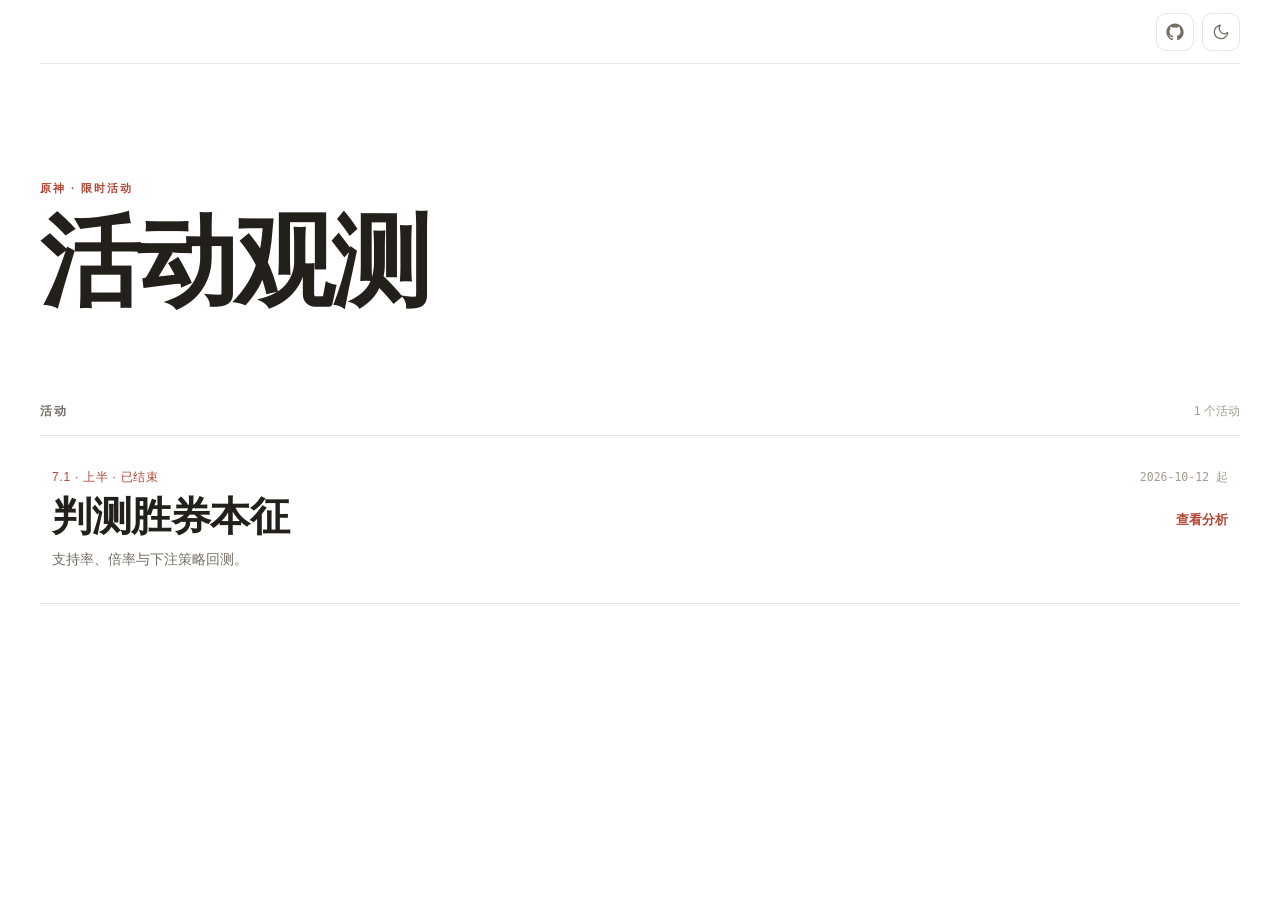
<file: index.html>
<!DOCTYPE html>
<html lang="zh-CN" data-theme="light">
<head>
  <meta charset="UTF-8">
  <meta name="viewport" content="width=device-width, initial-scale=1.0">
  <meta name="description" content="原神限时活动的支持率、倍率与下注策略观察">
  <link rel="icon" type="image/png" href="https://raw.githubusercontent.com/SleepCloudMX/SleepCloudMX.github.io/main/Others/Image/kenomimi.png">
  <title>活动观测</title>
  <script>
    try {
      document.documentElement.dataset.theme =
        localStorage.getItem('activity-analysis-theme') || 'light';
    } catch (e) {
      document.documentElement.dataset.theme = 'light';
    }
  </script>
  <link rel="stylesheet" href="web/style.css">
</head>
<body>
  <div class="page">
    <header class="topbar">
      <div class="topbar-left">
        <button class="back-link hidden" id="back-btn" type="button">← 所有活动</button>
      </div>
      <div class="topbar-actions">
        <a class="icon-btn" href="https://github.com/SleepCloudMX/genshin-activity" target="_blank" rel="noopener noreferrer" aria-label="GitHub 仓库" title="GitHub 仓库">
          <svg viewBox="0 0 24 24" fill="currentColor" aria-hidden="true">
            <path d="M12 .5C5.65.5.5 5.65.5 12c0 5.08 3.29 9.39 7.86 10.91.58.11.79-.25.79-.56 0-.28-.01-1.02-.02-2-3.2.7-3.88-1.54-3.88-1.54-.52-1.33-1.28-1.68-1.28-1.68-1.05-.72.08-.7.08-.7 1.16.08 1.77 1.19 1.77 1.19 1.03 1.77 2.7 1.26 3.36.96.1-.75.4-1.26.73-1.55-2.55-.29-5.24-1.28-5.24-5.69 0-1.26.45-2.29 1.19-3.1-.12-.29-.52-1.46.11-3.05 0 0 .97-.31 3.18 1.18a11.1 11.1 0 0 1 5.8 0c2.2-1.49 3.17-1.18 3.17-1.18.63 1.59.23 2.76.11 3.05.74.81 1.19 1.84 1.19 3.1 0 4.42-2.69 5.39-5.25 5.68.41.35.78 1.05.78 2.12 0 1.53-.01 2.76-.01 3.14 0 .31.21.68.8.56A10.52 10.52 0 0 0 23.5 12C23.5 5.65 18.35.5 12 .5Z"/>
          </svg>
        </a>
        <button class="icon-btn" id="theme-btn" type="button" aria-label="切换到暗色模式" title="切换到暗色模式">
          <svg class="icon-moon" viewBox="0 0 24 24" fill="none" stroke="currentColor" stroke-width="1.7" stroke-linecap="round" stroke-linejoin="round" aria-hidden="true">
            <path d="M21 12.8A9 9 0 1 1 11.2 3 7 7 0 0 0 21 12.8Z"/>
          </svg>
          <svg class="icon-sun" viewBox="0 0 24 24" fill="none" stroke="currentColor" stroke-width="1.7" stroke-linecap="round" stroke-linejoin="round" aria-hidden="true">
            <circle cx="12" cy="12" r="4"/>
            <path d="M12 2v2M12 20v2M4.93 4.93l1.42 1.42M17.66 17.66l1.41 1.41M2 12h2M20 12h2M4.93 19.07l1.42-1.42M17.66 6.34l1.41-1.41"/>
          </svg>
        </button>
      </div>
    </header>

    <main id="main">
      <section id="index-view">
        <header class="index-hero">
          <div class="eyebrow">原神 · 限时活动</div>
          <h1 class="index-title">活动观测</h1>
        </header>

        <div class="index-list-head">
          <h2>活动</h2>
          <span id="index-caption"></span>
        </div>
        <div id="activity-cards" class="activity-list"></div>
      </section>

      <section id="dashboard-view" class="hidden">
        <header class="activity-head">
          <div class="eyebrow" id="hero-eyebrow"></div>
          <h1 class="activity-title" id="hero-title"></h1>
          <div class="activity-meta">
            <span id="activity-meta-main"></span>
            <span id="activity-meta-updated"></span>
          </div>
          <p class="activity-position">本页非下注攻略，不预测比赛，也不推荐任何策略。页面仅以已记录的比赛结果，回放若干朴素的下注方式，呈现各自的得分与概率分布；并据此观察奖励线的宽松程度，推测策划大致预期多少玩家能拿满奖励。上帝视角仅为理论上界，用作对照，并非可执行方案。</p>
        </header>

        <div class="loading" id="loading">正在载入…</div>
        <div class="notice hidden" id="error-panel" role="alert"></div>
        <div class="notice warn hidden" id="warning-panel" role="status"></div>

        <section class="section" id="section-overview">
          <div class="section-head">
            <h2>概览</h2>
            <p class="section-caption" id="overview-caption"></p>
          </div>
          <div class="kpi-grid" id="kpis"></div>
          <p class="reward-note" id="reward-note"></p>
        </section>

        <section class="section" id="section-god">
          <div class="section-head">
            <h2>上帝视角</h2>
            <p class="section-caption">理论上界：假设提前知道胜负，并可以攒券集中下注。</p>
          </div>
          <div class="god-layout">
            <div class="panel table-panel">
              <div class="panel-title">上界计划</div>
              <div class="table-wrap responsive" id="god-plan-table"></div>
              <div class="prefix-strip" id="god-prefixes"></div>
            </div>
            <div class="panel chart-panel table-panel">
              <div class="panel-title">每日得分</div>
              <div class="chart tall" id="god-chart" role="img" aria-label="上帝视角每日得分与累计"></div>
            </div>
          </div>
        </section>

        <section class="section" id="section-strategy">
          <div class="section-head">
            <h2>策略回测</h2>
            <p class="section-caption">以下策略均按<strong>每场 50 券</strong>评估。</p>
          </div>
          <div class="grid-2">
            <div class="panel chart-panel">
              <div class="panel-title">累计得分</div>
              <div class="chart tall" id="strategy-cum-chart" role="img" aria-label="各固定策略累计得分曲线"></div>
            </div>
            <div class="panel chart-panel">
              <div class="panel-title">得分构成</div>
              <div class="chart tall" id="strategy-final-chart" role="img" aria-label="各固定策略得分构成"></div>
            </div>
          </div>
          <div class="panel table-panel">
            <div class="panel-title">策略汇总</div>
            <div class="table-wrap" id="strategy-table"></div>
          </div>
        </section>

        <section class="section" id="section-random">
          <div class="section-head">
            <h2>随机策略</h2>
            <p class="section-caption">每场 <strong>50 券</strong>，结果固定，只让下注方向随机。</p>
          </div>
          <div class="grid-2">
            <div class="panel chart-panel">
              <div class="panel-title">最终得分分布</div>
              <div class="chart tall" id="hist-chart" role="img" aria-label="随机策略最终得分直方图"></div>
            </div>
            <div class="panel chart-panel">
              <div class="panel-title">达到概率</div>
              <div class="chart tall" id="cdf-chart" role="img" aria-label="随机策略达到概率曲线"></div>
            </div>
          </div>
          <div class="panel chart-panel">
            <div class="panel-title">逐日累计 · 阴影为 20%–80% 分位</div>
            <div class="chart tall" id="daily-band-chart" role="img" aria-label="随机策略逐日累计分位带"></div>
          </div>
          <div class="panel table-panel">
            <div class="panel-title">随机策略统计 · 每场 50 券</div>
            <div class="table-wrap responsive" id="random-table"></div>
          </div>
        </section>

        <section class="section" id="section-odds">
          <div class="section-head">
            <h2>支持率与倍率</h2>
            <p class="section-caption">支持率越低，赔率越高；不涉及队伍强弱。</p>
          </div>
          <div class="grid-2">
            <div class="panel chart-panel">
              <div class="panel-title">赔率观测</div>
              <div class="chart tall" id="odds-chart" role="img" aria-label="支持率与赔率散点图"></div>
            </div>
            <div class="panel chart-panel">
              <div class="panel-title">热门方胜率</div>
              <div class="chart tall" id="favorite-chart" role="img" aria-label="热门方胜率按支持率分档"></div>
            </div>
          </div>
          <div class="panel table-panel">
            <div class="panel-title">支持率分档</div>
            <div class="table-wrap" id="bucket-table"></div>
          </div>
        </section>

        <section class="section" id="section-data">
          <div class="section-head">
            <h2>数据</h2>
            <p class="section-caption" id="data-caption"></p>
          </div>
          <div class="panel table-panel">
            <div class="table-wrap responsive" id="match-table"></div>
          </div>
          <div class="method-block">
            <h3>方法与口径</h3>
            <div class="method-grid">
              <div id="method-notes"></div>
              <div id="caveats"></div>
            </div>
          </div>
        </section>
      </section>
    </main>
  </div>

  <noscript>
    <div class="notice">本页面需要启用 JavaScript 才能查看活动和图表。</div>
  </noscript>

  <script src="data/activities.js"></script>
  <script src="web/app.js"></script>
</body>
</html>
</file>
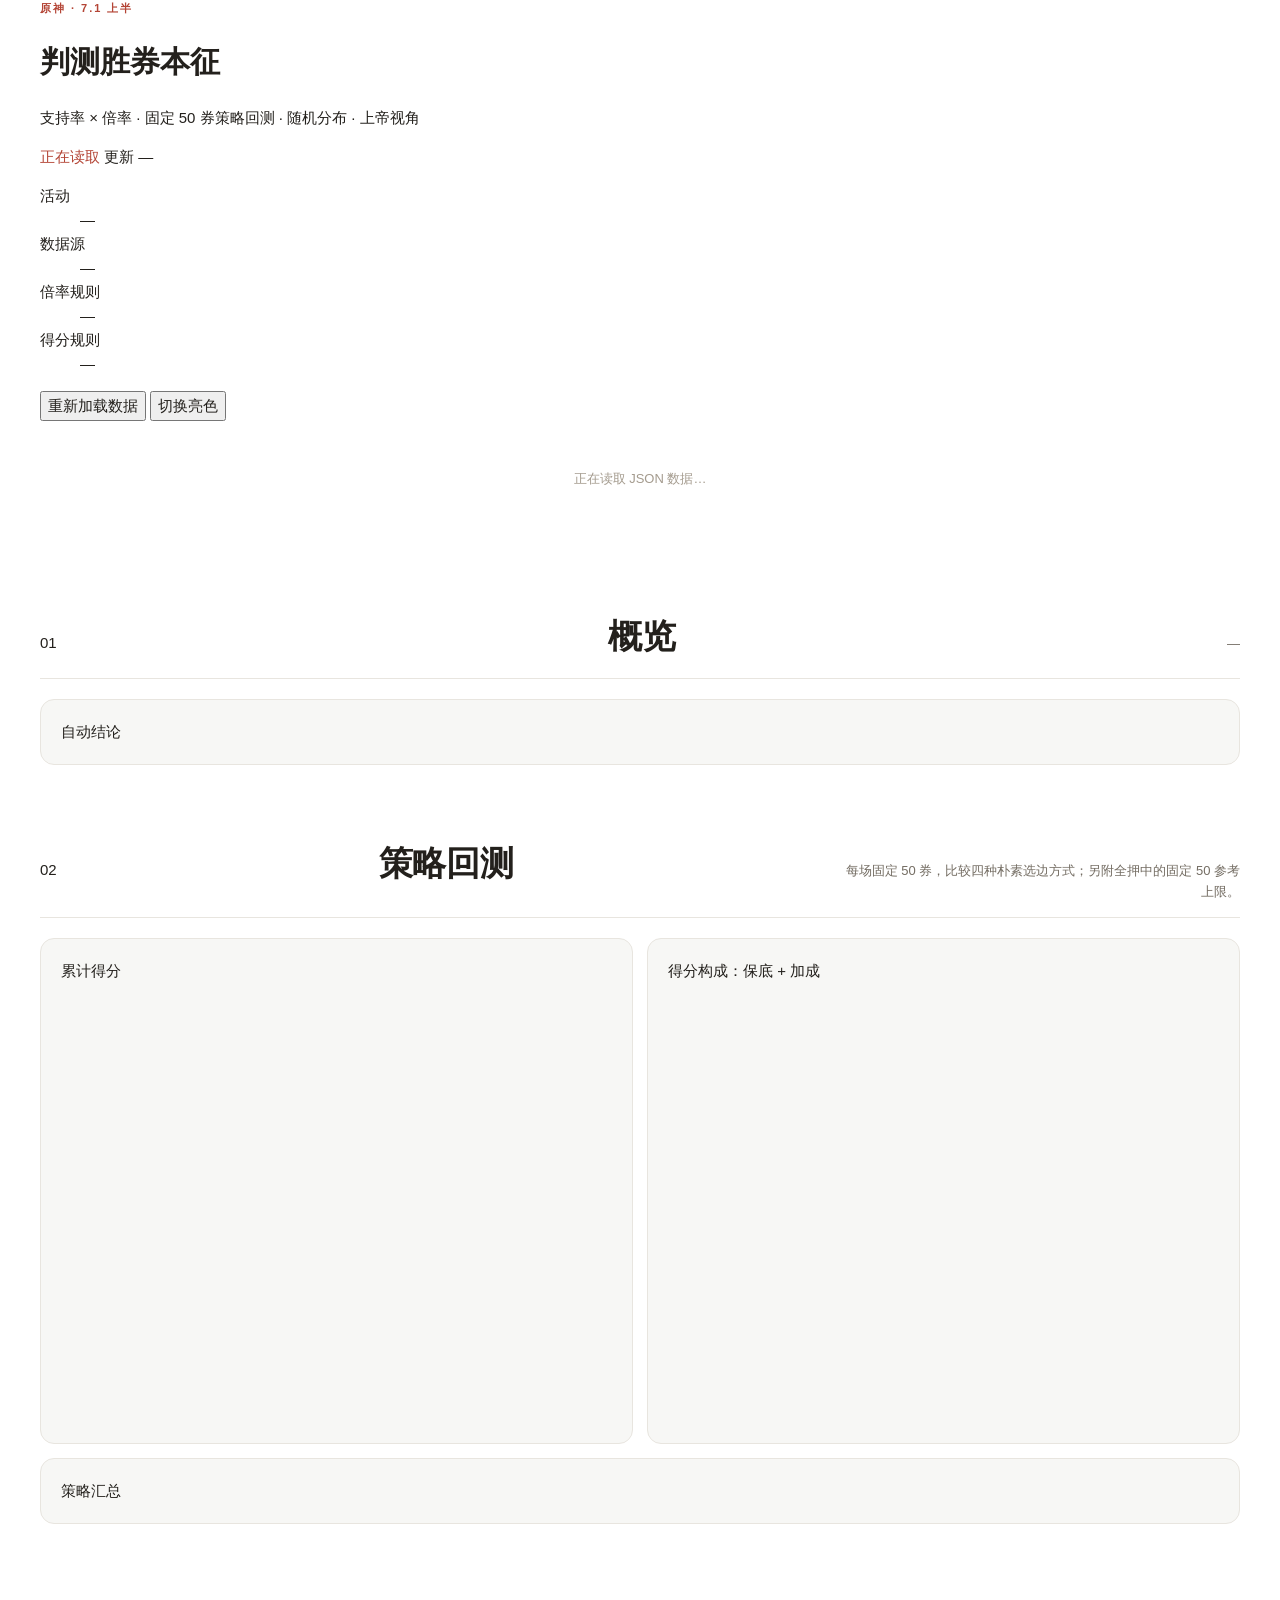
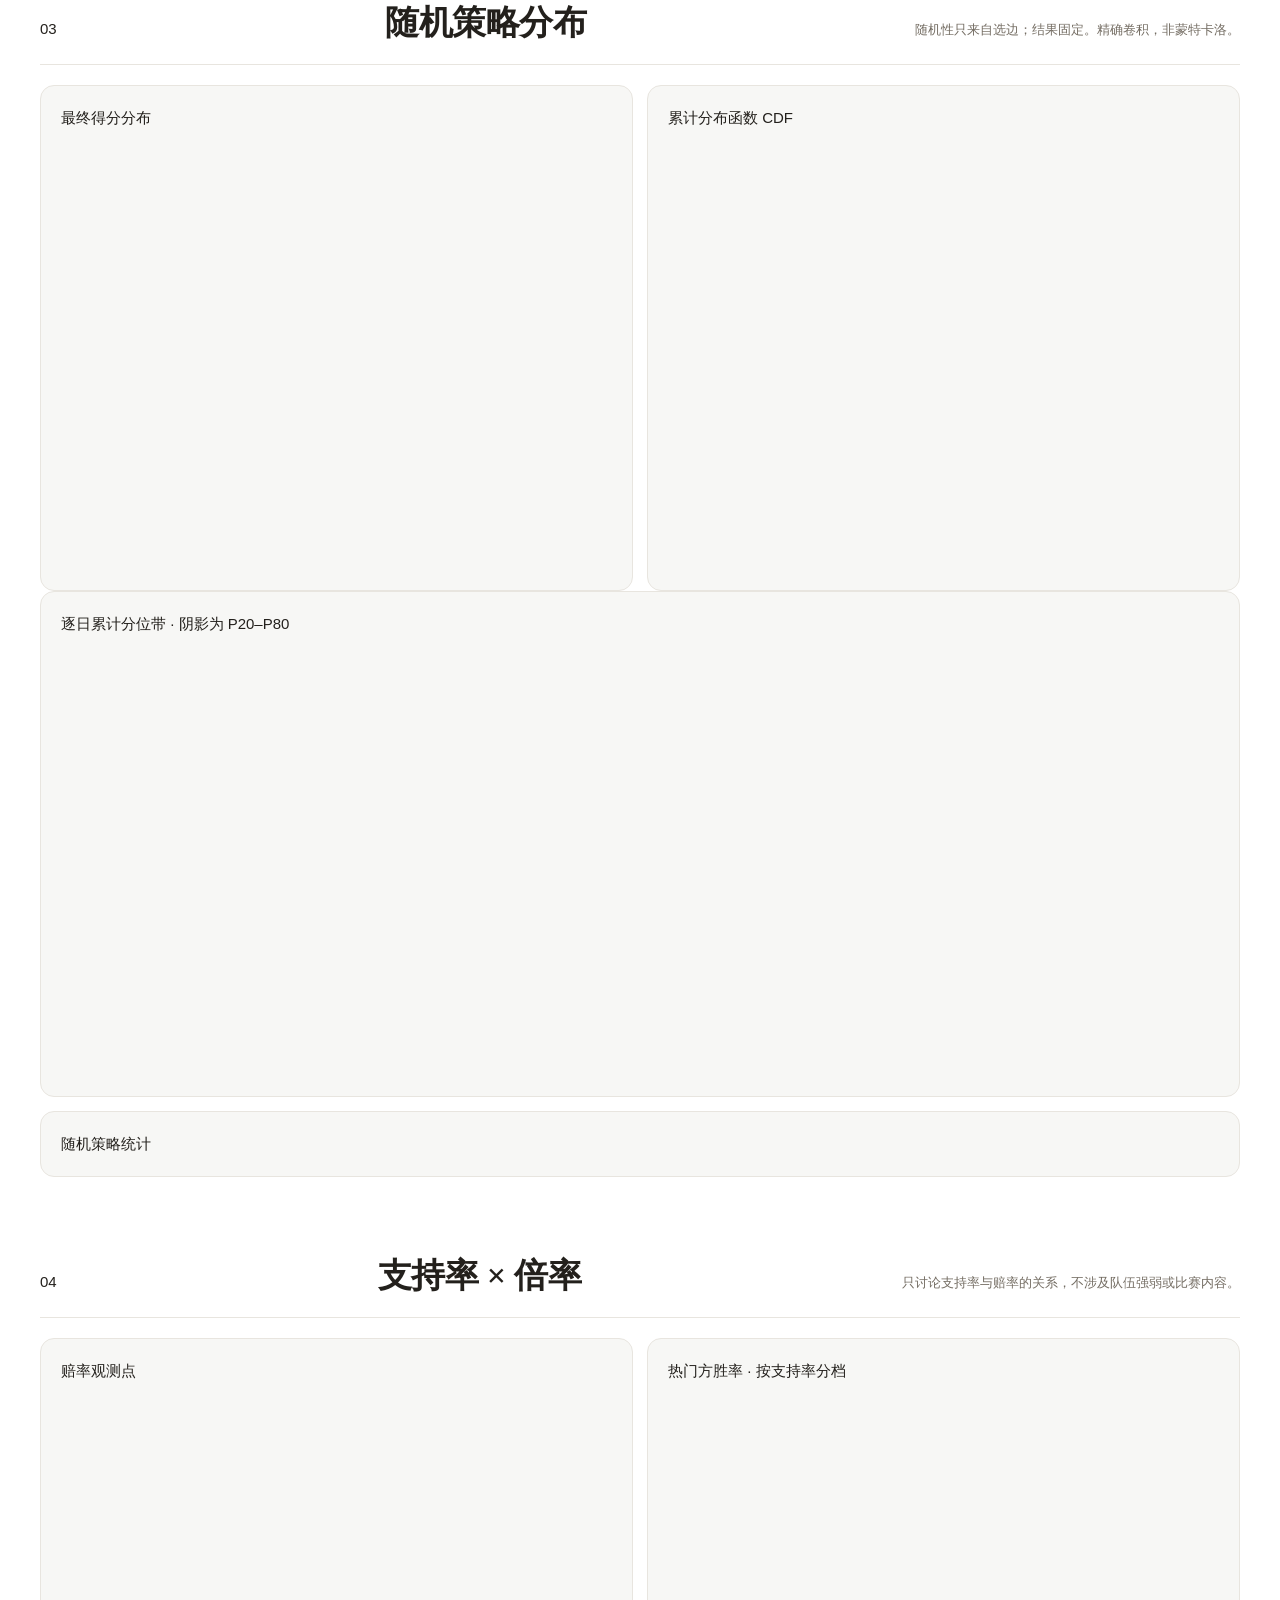
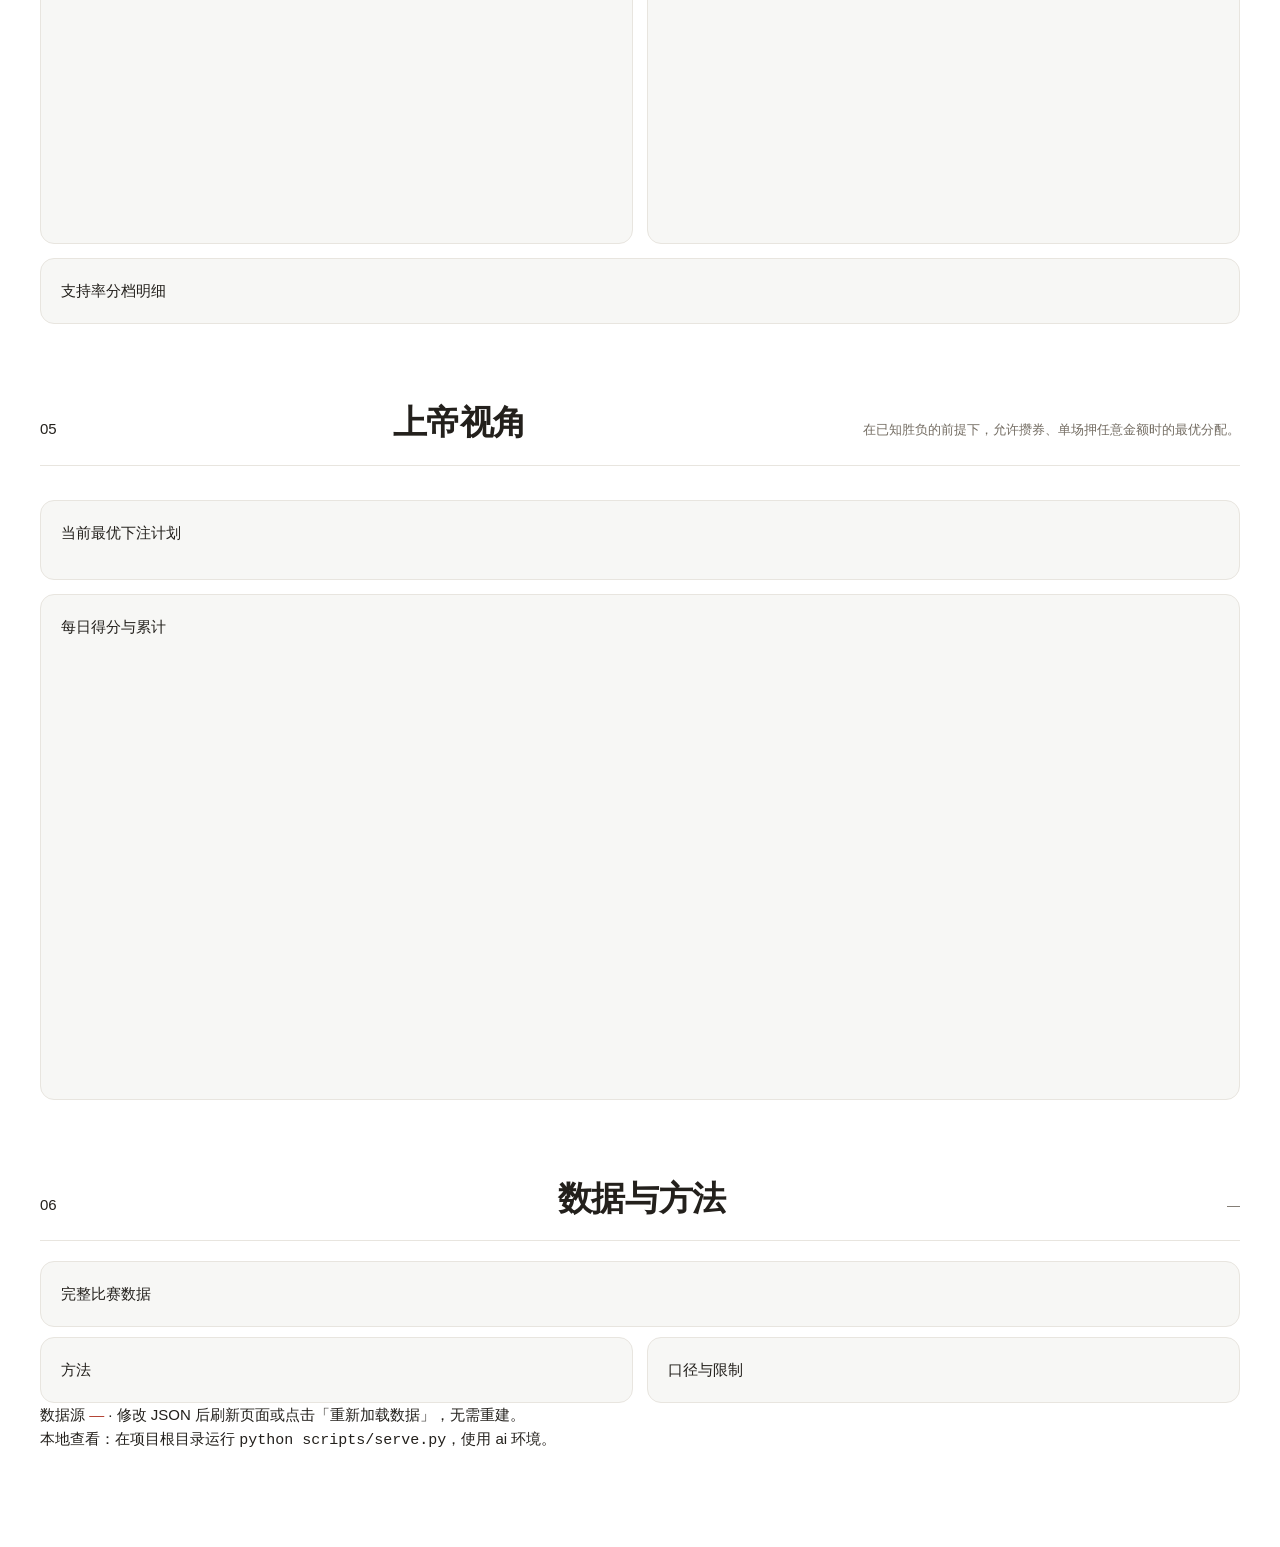
<file: web/index.html>
<!DOCTYPE html>
<html lang="zh-CN" data-theme="dark">
<head>
  <meta charset="UTF-8">
  <meta name="viewport" content="width=device-width, initial-scale=1.0">
  <meta name="description" content="原神 7.1 上半「判测胜券本征」支持率、倍率与下注策略分析">
  <link rel="icon" href="data:,">
  <title>判测胜券本征 · 支持率与倍率分析</title>
  <script>
    try {
      document.documentElement.dataset.theme =
        localStorage.getItem('activity-analysis-theme') || 'dark';
    } catch (e) {
      document.documentElement.dataset.theme = 'dark';
    }
  </script>
  <link rel="stylesheet" href="style.css">
</head>
<body>
  <div class="page">
    <header class="hero reveal" style="--delay:0ms">
      <div class="hero-main">
        <div class="eyebrow">原神 · 7.1 上半</div>
        <h1 class="hero-title">判测胜券本征</h1>
        <p class="hero-sub">支持率 × 倍率 · 固定 50 券策略回测 · 随机分布 · 上帝视角</p>
      </div>
      <aside class="hero-card" aria-label="数据状态">
        <div class="hero-card-head">
          <span class="badge gold" id="status-badge-wrap">
            <span class="dot"></span>
            <span id="status-badge">正在读取</span>
          </span>
          <span class="badge" id="last-updated">更新 —</span>
        </div>
        <dl class="hero-meta">
          <dt>活动</dt><dd id="meta-activity">—</dd>
          <dt>数据源</dt><dd id="meta-source">—</dd>
          <dt>倍率规则</dt><dd id="meta-multiplier">—</dd>
          <dt>得分规则</dt><dd id="meta-score">—</dd>
        </dl>
        <div class="hero-actions">
          <button class="btn" id="reload-btn" type="button">重新加载数据</button>
          <button class="btn" id="theme-btn" type="button">切换亮色</button>
        </div>
      </aside>
    </header>

    <main id="main">
      <div class="loading" id="loading">正在读取 JSON 数据…</div>
      <div class="notice hidden" id="error-panel" role="alert"></div>
      <div class="notice warn hidden" id="warning-panel" role="status"></div>

      <section class="section reveal" id="section-overview" style="--delay:80ms">
        <div class="section-head">
          <span class="section-index">01</span>
          <h2 class="section-title">概览</h2>
          <p class="section-caption" id="overview-caption">—</p>
        </div>
        <div class="kpi-grid" id="kpis"></div>
        <div class="panel insights-panel">
          <div class="panel-kicker">自动结论</div>
          <div class="insights" id="insights"></div>
        </div>
      </section>

      <section class="section reveal" id="section-strategy" style="--delay:140ms">
        <div class="section-head">
          <span class="section-index">02</span>
          <h2 class="section-title">策略回测</h2>
          <p class="section-caption" id="strategy-caption">每场固定 50 券，比较四种朴素选边方式；另附全押中的固定 50 参考上限。</p>
        </div>
        <div class="grid-2">
          <div class="panel">
            <div class="panel-kicker">累计得分</div>
            <div class="chart tall" id="strategy-cum-chart" role="img" aria-label="各固定策略累计得分曲线"></div>
          </div>
          <div class="panel">
            <div class="panel-kicker">得分构成：保底 + 加成</div>
            <div class="chart tall" id="strategy-final-chart" role="img" aria-label="各固定策略得分构成"></div>
          </div>
        </div>
        <div class="panel table-panel">
          <div class="panel-kicker">策略汇总</div>
          <div class="table-wrap" id="strategy-table"></div>
        </div>
      </section>

      <section class="section reveal" id="section-random" style="--delay:200ms">
        <div class="section-head">
          <span class="section-index">03</span>
          <h2 class="section-title">随机策略分布</h2>
          <p class="section-caption" id="random-caption">随机性只来自选边；结果固定。精确卷积，非蒙特卡洛。</p>
        </div>
        <div class="grid-2">
          <div class="panel">
            <div class="panel-kicker">最终得分分布</div>
            <div class="chart tall" id="hist-chart" role="img" aria-label="随机策略最终得分直方图"></div>
          </div>
          <div class="panel">
            <div class="panel-kicker">累计分布函数 CDF</div>
            <div class="chart tall" id="cdf-chart" role="img" aria-label="随机策略累计分布函数"></div>
          </div>
        </div>
        <div class="panel">
          <div class="panel-kicker">逐日累计分位带 · 阴影为 P20–P80</div>
          <div class="chart tall" id="daily-band-chart" role="img" aria-label="随机策略逐日累计分位带"></div>
        </div>
        <div class="panel table-panel">
          <div class="panel-kicker">随机策略统计</div>
          <div class="table-wrap" id="random-table"></div>
        </div>
      </section>

      <section class="section reveal" id="section-odds" style="--delay:260ms">
        <div class="section-head">
          <span class="section-index">04</span>
          <h2 class="section-title">支持率 × 倍率</h2>
          <p class="section-caption" id="odds-caption">只讨论支持率与赔率的关系，不涉及队伍强弱或比赛内容。</p>
        </div>
        <div class="grid-2">
          <div class="panel">
            <div class="panel-kicker">赔率观测点</div>
            <div class="chart tall" id="odds-chart" role="img" aria-label="支持率与赔率散点图"></div>
          </div>
          <div class="panel">
            <div class="panel-kicker">热门方胜率 · 按支持率分档</div>
            <div class="chart tall" id="favorite-chart" role="img" aria-label="热门方胜率按支持率分档"></div>
          </div>
        </div>
        <div class="panel table-panel">
          <div class="panel-kicker">支持率分档明细</div>
          <div class="table-wrap" id="bucket-table"></div>
        </div>
      </section>

      <section class="section reveal" id="section-god" style="--delay:320ms">
        <div class="section-head">
          <span class="section-index">05</span>
          <h2 class="section-title">上帝视角</h2>
          <p class="section-caption" id="god-caption">在已知胜负的前提下，允许攒券、单场押任意金额时的最优分配。</p>
        </div>
        <div class="kpi-grid small" id="god-kpis"></div>
        <div class="panel table-panel">
          <div class="panel-kicker">当前最优下注计划</div>
          <div class="table-wrap" id="god-plan-table"></div>
          <div class="prefix-strip" id="god-prefixes"></div>
        </div>
        <div class="panel table-panel">
          <div class="panel-kicker">每日得分与累计</div>
          <div class="chart tall" id="god-chart" role="img" aria-label="上帝视角每日得分与累计"></div>
        </div>
      </section>

      <section class="section reveal" id="section-data" style="--delay:380ms">
        <div class="section-head">
          <span class="section-index">06</span>
          <h2 class="section-title">数据与方法</h2>
          <p class="section-caption" id="data-caption">—</p>
        </div>
        <div class="panel table-panel">
          <div class="panel-kicker">完整比赛数据</div>
          <div class="table-wrap" id="match-table"></div>
        </div>
        <div class="grid-2 align-start" style="margin-top:10px">
          <div class="panel method">
            <div class="panel-kicker">方法</div>
            <div id="method-notes"></div>
          </div>
          <div class="panel method">
            <div class="panel-kicker">口径与限制</div>
            <div id="caveats"></div>
          </div>
        </div>
      </section>
    </main>

    <footer>
      <div>
        数据源 <a id="data-link" href="#">—</a> · 修改 JSON 后刷新页面或点击「重新加载数据」，无需重建。
      </div>
      <div>
        本地查看：在项目根目录运行 <code>python scripts/serve.py</code>，使用 ai 环境。
      </div>
    </footer>
  </div>

  <noscript>
    <div class="notice">本页面需要启用 JavaScript 才能读取数据和绘制图表。</div>
  </noscript>

  <script src="vendor/echarts.min.js"></script>
  <script src="app.js"></script>
</body>
</html>
</file>
<file: web/style.css>
:root {
  color-scheme: light;
  --bg: #ffffff;
  --bg-soft: #f5f5f3;
  --surface: #ffffff;
  --surface-2: #f7f7f5;
  --text: #23201c;
  --muted: #746d63;
  --faint: #a49b8e;
  --line: #e8e5df;
  --line-strong: #d6d1c8;
  --accent: #b44536;
  --accent-strong: #8f3227;
  --accent-soft: rgba(180, 69, 54, .08);
  --jade: #2f6f62;
  --jade-soft: rgba(47, 111, 98, .08);
  --ochre: #a8792e;
  --blue: #43617e;
  --shadow: 0 16px 48px rgba(54, 42, 27, .08);
  --font-display: "Iowan Old Style", "Palatino Linotype", "Songti SC", "STSong", "SimSun", serif;
  --font-body: "Aptos", "Segoe UI", "Microsoft YaHei UI", "PingFang SC", sans-serif;
  --font-mono: "Cascadia Mono", "Consolas", "SFMono-Regular", "Menlo", monospace;
}

html[data-theme="dark"] {
  color-scheme: dark;
  --bg: #15130f;
  --bg-soft: #1c1915;
  --surface: #1c1915;
  --surface-2: #231f1a;
  --text: #f2ebdf;
  --muted: #a79e90;
  --faint: #7b7265;
  --line: #332d26;
  --line-strong: #4a4136;
  --accent: #e07a66;
  --accent-strong: #f09a88;
  --accent-soft: rgba(224, 122, 102, .10);
  --jade: #7fb9a9;
  --jade-soft: rgba(127, 185, 169, .10);
  --ochre: #d3a65a;
  --blue: #93aecb;
  --shadow: 0 16px 50px rgba(0, 0, 0, .35);
}

*,
*::before,
*::after { box-sizing: border-box; }

html { scroll-behavior: smooth; }

body {
  margin: 0;
  min-height: 100vh;
  background: var(--bg);
  color: var(--text);
  font-family: var(--font-body);
  font-size: 15px;
  line-height: 1.6;
  text-rendering: optimizeLegibility;
  -webkit-font-smoothing: antialiased;
}

a { color: var(--accent); text-decoration: none; }
a:hover { text-decoration: underline; text-underline-offset: 3px; }
button { font: inherit; color: inherit; }
code { font-family: var(--font-mono); }
::selection { background: var(--accent); color: #fff; }

:focus-visible {
  outline: 2px solid var(--accent);
  outline-offset: 3px;
}

.page {
  width: min(1200px, calc(100% - 64px));
  margin: 0 auto;
  padding-bottom: 96px;
}

/* ---------- top bar ---------- */

.topbar {
  position: sticky;
  top: 0;
  z-index: 30;
  display: flex;
  align-items: center;
  justify-content: space-between;
  min-height: 64px;
  border-bottom: 1px solid var(--line);
  background: var(--bg);
}

.topbar-left {
  display: flex;
  align-items: center;
  min-height: 38px;
}

.topbar-actions {
  display: flex;
  align-items: center;
  gap: 8px;
}

.back-link {
  border: 0;
  background: none;
  padding: 0;
  color: var(--muted);
  font-size: 13px;
  cursor: pointer;
  transition: color .16s ease;
}

.back-link:hover { color: var(--accent); }

.icon-btn {
  display: grid;
  place-items: center;
  width: 38px;
  height: 38px;
  border: 1px solid var(--line);
  border-radius: 10px;
  background: var(--surface);
  color: var(--muted);
  cursor: pointer;
  text-decoration: none;
  transition: color .16s ease, border-color .16s ease, background .16s ease;
}

.icon-btn:hover {
  border-color: var(--accent);
  background: var(--accent-soft);
  color: var(--accent);
  text-decoration: none;
}

.icon-btn svg { width: 18px; height: 18px; }
.icon-sun { display: none; }
html[data-theme="dark"] .icon-sun { display: block; }
html[data-theme="dark"] .icon-moon { display: none; }

/* ---------- index ---------- */

.index-hero {
  max-width: 820px;
  padding: clamp(64px, 10vw, 116px) 0 48px;
}

.eyebrow {
  color: var(--accent);
  font-size: 11px;
  font-weight: 600;
  letter-spacing: .18em;
  text-transform: uppercase;
}

.index-title {
  margin: 18px 0 20px;
  font-family: var(--font-display);
  font-size: clamp(52px, 9vw, 100px);
  font-weight: 600;
  letter-spacing: -.03em;
  line-height: .94;
}

.index-list-head {
  display: flex;
  align-items: baseline;
  justify-content: space-between;
  gap: 16px;
  padding: 24px 0 14px;
  border-bottom: 1px solid var(--line);
}

.index-list-head h2 {
  margin: 0;
  color: var(--muted);
  font-size: 12px;
  font-weight: 600;
  letter-spacing: .14em;
  text-transform: uppercase;
}

#index-caption { color: var(--faint); font-size: 12px; }

.activity-list { display: flex; flex-direction: column; }

.activity-row {
  display: grid;
  grid-template-columns: minmax(0, 1fr) auto;
  gap: 32px;
  align-items: start;
  padding: 32px 12px;
  border-bottom: 1px solid var(--line);
  color: var(--text);
  text-decoration: none;
  transition: background .18s ease, padding .18s ease;
}

.activity-row:hover {
  padding-right: 20px;
  padding-left: 20px;
  background: var(--accent-soft);
  text-decoration: none;
}

.activity-row-kicker {
  margin-bottom: 8px;
  color: var(--accent);
  font-size: 12px;
  letter-spacing: .06em;
}

.activity-row h3 {
  margin: 0 0 10px;
  font-family: var(--font-display);
  font-size: clamp(26px, 3.4vw, 40px);
  font-weight: 600;
  letter-spacing: -.01em;
  line-height: 1.08;
}

.activity-row p {
  max-width: 62ch;
  margin: 0;
  color: var(--muted);
  font-size: 14px;
}

.activity-row-side {
  display: flex;
  flex-direction: column;
  align-items: flex-end;
  justify-content: space-between;
  gap: 24px;
}

.activity-row-date {
  color: var(--faint);
  font-family: var(--font-mono);
  font-size: 11.5px;
}

.activity-row-cta {
  color: var(--accent);
  font-size: 13px;
  font-weight: 600;
}

/* ---------- activity header ---------- */

.activity-head {
  padding: clamp(48px, 7vw, 88px) 0 36px;
  border-bottom: 1px solid var(--line);
}

.activity-title {
  margin: 16px 0 18px;
  font-family: var(--font-display);
  font-size: clamp(44px, 7vw, 84px);
  font-weight: 600;
  letter-spacing: -.03em;
  line-height: .98;
}

.activity-meta {
  display: flex;
  flex-wrap: wrap;
  align-items: center;
  gap: 8px 20px;
  color: var(--muted);
  font-size: 13px;
}

.activity-position {
  max-width: 68ch;
  margin: 22px 0 0;
  color: var(--muted);
  font-size: 14px;
  line-height: 1.75;
}

/* ---------- sections ---------- */

.section { padding-top: clamp(48px, 6vw, 72px); }

.section-head {
  display: flex;
  align-items: baseline;
  justify-content: space-between;
  gap: 20px;
  padding-bottom: 14px;
  margin-bottom: 20px;
  border-bottom: 1px solid var(--line);
}

.section-head h2 {
  margin: 0;
  font-family: var(--font-display);
  font-size: clamp(24px, 3vw, 34px);
  font-weight: 600;
  letter-spacing: -.01em;
}

.section-caption {
  max-width: 56ch;
  margin: 0;
  color: var(--muted);
  font-size: 13px;
  text-align: right;
}

.section-caption strong {
  color: var(--text);
  font-weight: 600;
}

.panel {
  padding: 20px;
  border: 1px solid var(--line);
  border-radius: 14px;
  background: var(--surface-2);
}

.chart-panel {
  border-color: var(--line-strong);
  background: var(--surface);
  box-shadow: 0 1px 2px rgba(35, 32, 28, .03);
}

.panel-title {
  margin: 0 0 14px;
  color: var(--muted);
  font-size: 12px;
  font-weight: 600;
  letter-spacing: .02em;
}

.table-panel { margin-top: 14px; }
.grid-2 { display: grid; grid-template-columns: 1fr 1fr; gap: 14px; }

.god-layout {
  display: grid;
  grid-template-columns: minmax(0, 1fr);
  gap: 14px;
}

.god-layout > .panel { margin-top: 0; }

@media (min-width: 1180px) {
  .god-layout { grid-template-columns: repeat(2, minmax(0, 1fr)); }
}

/* ---------- KPI ---------- */

.kpi-grid {
  display: grid;
  grid-template-columns: repeat(4, minmax(0, 1fr));
  gap: 14px;
}

.kpi {
  display: flex;
  flex-direction: column;
  gap: 10px;
  min-height: 132px;
  padding: 18px;
  border: 1px solid var(--line);
  border-radius: 14px;
  background: var(--surface-2);
}

.kpi-label {
  color: var(--muted);
  font-size: 12px;
  font-weight: 600;
  letter-spacing: .02em;
}

.kpi-pair {
  display: grid;
  grid-template-columns: repeat(2, minmax(0, 1fr));
  flex: 1;
}

.kpi-cell {
  display: flex;
  flex-direction: column;
  gap: 3px;
  min-width: 0;
}

.kpi-cell + .kpi-cell {
  padding-left: 14px;
  border-left: 1px solid var(--line);
}

.kpi-cell-label { color: var(--muted); font-size: 12px; }

.kpi-value {
  font-family: var(--font-mono);
  font-size: clamp(24px, 2.6vw, 34px);
  font-weight: 600;
  letter-spacing: -.04em;
  line-height: 1.1;
}

.kpi-split .kpi-value {
  font-size: clamp(20px, 1.9vw, 26px);
  letter-spacing: -.03em;
  white-space: nowrap;
}

.kpi.accent .kpi-value { color: var(--accent); }

.kpi-sub {
  margin-top: auto;
  color: var(--faint);
  font-size: 12px;
  line-height: 1.55;
}

.kpi-cell .kpi-sub { font-size: 11.5px; }

.reward-note {
  margin: 12px 2px 0;
  color: var(--faint);
  font-size: 12px;
}

.reward-note b {
  color: var(--muted);
  font-family: var(--font-mono);
  font-weight: 600;
}

/* ---------- charts ---------- */

.chart { width: 100%; height: 380px; }
.chart.tall { height: 440px; }

.chart-tip-title {
  margin-bottom: 8px;
  font-size: 12px;
  font-weight: 600;
}

.chart-tip-table {
  width: 100%;
  border-collapse: collapse;
  font-size: 12px;
}

.chart-tip-table th {
  padding: 0 0 6px 10px;
  border: 0;
  background: transparent;
  color: var(--muted);
  font-size: 10px;
  font-weight: 500;
  text-align: right;
  white-space: nowrap;
}

.chart-tip-table th:first-child {
  padding-left: 0;
  text-align: left;
}

.chart-tip-table td {
  padding: 5px 0 5px 10px;
  border: 0;
  font-family: var(--font-mono);
  text-align: right;
  white-space: nowrap;
}

.chart-tip-table td:first-child {
  padding-left: 0;
  font-family: var(--font-body);
  text-align: left;
}

.chart-tip-table tr:hover { background: transparent; }

.chart-tip-dot {
  display: inline-block;
  width: 8px;
  height: 8px;
  margin-right: 6px;
  border-radius: 2px;
  vertical-align: 1px;
}

/* ---------- tables ---------- */

.table-wrap { overflow-x: auto; }

table {
  width: 100%;
  border-collapse: collapse;
  font-size: 13px;
  font-variant-numeric: tabular-nums;
}

th {
  padding: 10px 12px;
  border-bottom: 1px solid var(--line);
  color: var(--muted);
  font-size: 10.5px;
  font-weight: 600;
  letter-spacing: .06em;
  text-align: left;
  white-space: nowrap;
}

td {
  padding: 11px 12px;
  border-bottom: 1px solid var(--line);
  vertical-align: top;
}

tr:last-child td { border-bottom: 0; }
tbody tr:hover { background: var(--surface); }

.num {
  text-align: right;
  font-family: var(--font-mono);
  white-space: nowrap;
}

.pair {
  display: inline-grid;
  grid-template-columns: 3ch 1.2em 3ch;
  align-items: baseline;
  white-space: nowrap;
}

.pair-left { text-align: right; }
.pair-sep { color: var(--faint); text-align: center; }
.pair-right { text-align: left; }

.muted { color: var(--muted); }
.faint { color: var(--faint); }
.gold { color: var(--accent); }
.red { color: var(--accent); }
.jade { color: var(--jade); }

.winner-cell {
  color: var(--accent);
  font-family: var(--font-mono);
  font-weight: 600;
}

.loser-cell {
  color: var(--faint);
  font-family: var(--font-mono);
}

.ref-row { background: var(--surface); }

.total-row td {
  border-top: 1px solid var(--line-strong);
  font-weight: 600;
}

.sub-line {
  display: block;
  margin-top: 2px;
  color: var(--faint);
  font-size: 10.5px;
  font-weight: 400;
}

.status-ok { color: var(--jade); font-weight: 600; }
.status-miss { color: var(--faint); }
.win-cold { color: var(--accent); font-weight: 600; }
.win-hot { color: var(--jade); font-weight: 600; }

.table-note {
  margin: 10px 2px 0;
  color: var(--muted);
  font-size: 11.5px;
  line-height: 1.6;
}

/* ---------- notices ---------- */

.notice {
  margin: 16px 0;
  padding: 14px 16px;
  border: 1px solid var(--accent);
  border-radius: 10px;
  background: var(--accent-soft);
  font-size: 13px;
}

.notice.warn {
  border-color: var(--line-strong);
  background: var(--surface-2);
}

.notice-title {
  margin-bottom: 6px;
  color: var(--accent);
  font-size: 11px;
  font-weight: 600;
  letter-spacing: .06em;
}

.notice.warn .notice-title { color: var(--muted); }
.notice p { margin: 4px 0; }
.notice ul { margin: 6px 0 0 18px; padding: 0; }
.notice li { margin: 3px 0; }

.notice pre {
  margin: 10px 0 0;
  padding: 10px 12px;
  overflow-x: auto;
  border: 1px solid var(--line);
  border-radius: 8px;
  background: var(--bg);
  font-size: 12px;
}

.loading {
  padding: 48px 0;
  color: var(--faint);
  font-size: 13px;
  text-align: center;
}

.hidden { display: none !important; }

/* ---------- prefix strip ---------- */

.prefix-strip {
  display: flex;
  flex-wrap: wrap;
  align-items: center;
  gap: 8px;
  margin-top: 14px;
  color: var(--muted);
  font-family: var(--font-mono);
  font-size: 11px;
}

.prefix-strip .pill {
  padding: 4px 9px;
  border: 1px solid var(--line);
  border-radius: 999px;
  color: var(--text);
  white-space: nowrap;
}

.prefix-strip .pill b { color: var(--accent); font-weight: 600; }
.prefix-strip .arrow { color: var(--faint); }

/* ---------- method ---------- */

.method-block {
  margin-top: 36px;
  padding: 24px;
  border: 1px solid var(--line);
  border-radius: 14px;
  background: var(--surface-2);
}

.method-block h3 {
  margin: 0 0 16px;
  font-family: var(--font-display);
  font-size: 24px;
  font-weight: 600;
}

.method-grid {
  display: grid;
  grid-template-columns: 1fr 1fr;
  gap: 28px;
}

.method-grid ul {
  margin: 0;
  padding-left: 18px;
  color: var(--muted);
  font-size: 13px;
  line-height: 1.7;
}

.method-grid li { margin: 6px 0; }
.method-grid strong { color: var(--text); font-weight: 600; }

/* ---------- responsive ---------- */

@media (max-width: 1080px) {
  .kpi-grid { grid-template-columns: repeat(2, minmax(0, 1fr)); }
  .kpi-split .kpi-value { font-size: clamp(22px, 3vw, 28px); }
}

@media (max-width: 1000px) {
  .grid-2 { grid-template-columns: 1fr; }
  .method-grid { grid-template-columns: 1fr; }
}

@media (min-width: 721px) and (max-width: 1000px) {
  #random-table th,
  #random-table td { padding-left: 8px; padding-right: 8px; }
  #random-table th:first-child,
  #random-table td:first-child {
    min-width: 112px;
    white-space: nowrap;
  }
}

@media (max-width: 720px) {
  .page { width: calc(100% - 32px); }
  .index-title { font-size: clamp(48px, 16vw, 72px); }
  .activity-row { grid-template-columns: 1fr; gap: 18px; padding: 26px 4px; }
  .activity-row:hover { padding-right: 12px; padding-left: 12px; }
  .activity-row-side {
    flex-direction: row;
    align-items: center;
    justify-content: space-between;
  }
  .activity-head { padding-top: 48px; }
  .activity-title { font-size: clamp(38px, 11vw, 56px); }
  .section-head { flex-wrap: wrap; gap: 8px; }
  .section-caption { flex-basis: 100%; text-align: left; }
  .chart,
  .chart.tall { height: 320px; }
  .panel { padding: 16px; border-radius: 12px; }
  .kpi-grid { grid-template-columns: 1fr; gap: 10px; }
  .kpi { min-height: 0; padding: 16px; }
  .kpi-split .kpi-value { font-size: 24px; }

  .table-wrap.responsive { overflow-x: visible; }
  .table-wrap.responsive table,
  .table-wrap.responsive thead,
  .table-wrap.responsive tbody,
  .table-wrap.responsive tr,
  .table-wrap.responsive td { display: block; }
  .table-wrap.responsive thead { display: none; }
  .table-wrap.responsive tr {
    padding: 12px;
    margin-bottom: 10px;
    border: 1px solid var(--line);
    border-radius: 10px;
  }
  .table-wrap.responsive tr:hover { background: transparent; }
  .table-wrap.responsive td {
    display: flex;
    justify-content: space-between;
    gap: 16px;
    padding: 6px 0;
    border: 0;
    text-align: right;
    white-space: normal;
  }
  .table-wrap.responsive td::before {
    content: attr(data-label);
    color: var(--muted);
    font-family: var(--font-body);
    font-size: 12px;
    text-align: left;
  }
  .table-wrap.responsive td:first-child {
    display: block;
    width: 100%;
    margin-bottom: 4px;
    padding-bottom: 8px;
    overflow: hidden;
    border-bottom: 1px solid var(--line);
    font-size: 14px;
    font-weight: 600;
    text-align: left;
    text-overflow: ellipsis;
    white-space: nowrap;
  }
  .table-wrap.responsive td:first-child::before { content: none; }
}

@media (prefers-reduced-motion: reduce) {
  html { scroll-behavior: auto; }
  * { transition: none !important; }
}
</file>
